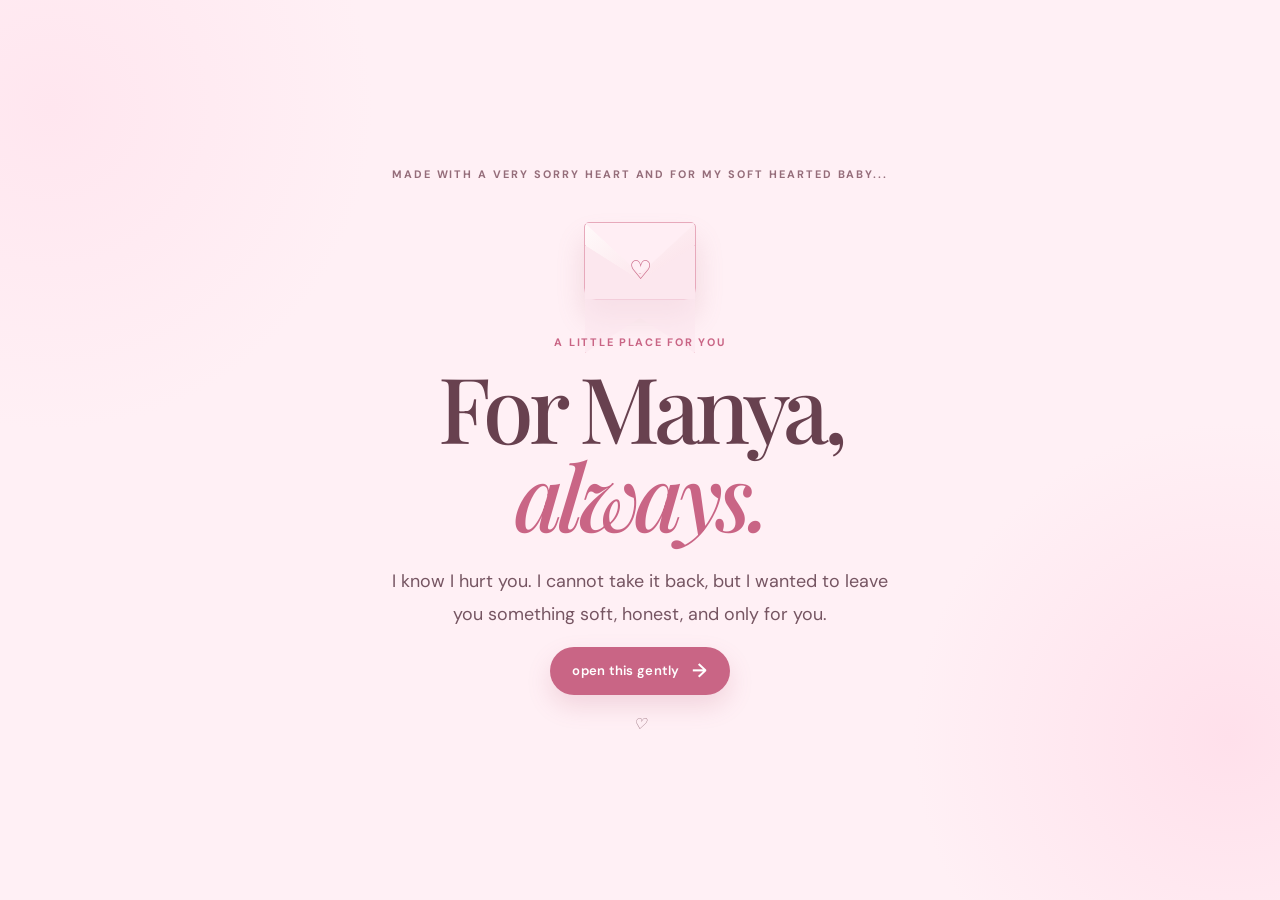
<file: index.html>
<!doctype html>
<html lang="en">
  <head>
    <meta charset="UTF-8" />
    <meta name="viewport" content="width=device-width, initial-scale=1.0" />
    <meta name="theme-color" content="#fff0f5" />
    <title>For Manya ♡</title>
    <link rel="preconnect" href="https://fonts.googleapis.com" />
    <link rel="preconnect" href="https://fonts.gstatic.com" crossorigin />
    <link href="https://fonts.googleapis.com/css2?family=DM+Sans:wght@400;500;600;700&family=Playfair+Display:ital,wght@0,500;0,600;1,500;1,600&display=swap" rel="stylesheet" />
    <link rel="stylesheet" href="style.css" />
  </head>
  <body class="home-page">
    <div class="page-glow glow-one"></div>
    <div class="page-glow glow-two"></div>
    <main class="home">
      <p class="tiny-top">made with a very sorry heart and for my soft hearted baby...</p>
      <div class="hero-envelope" aria-hidden="true">
        <span class="envelope-flap"></span><span class="heart-seal">♡</span>
      </div>
      <p class="eyebrow">a little place for you</p>
      <h1>For Manya,<br /><em>always.</em></h1>
      <p class="home-copy">I know I hurt you. I cannot take it back, but I wanted to leave you something soft, honest, and only for you.</p>
      <a class="button button-primary" href="sorry.html">open this gently <span>→</span></a>
      <p class="quiet-note"> ♡</p>
    </main>
    <script src="script.js"></script>
  </body>
</html>
</file>
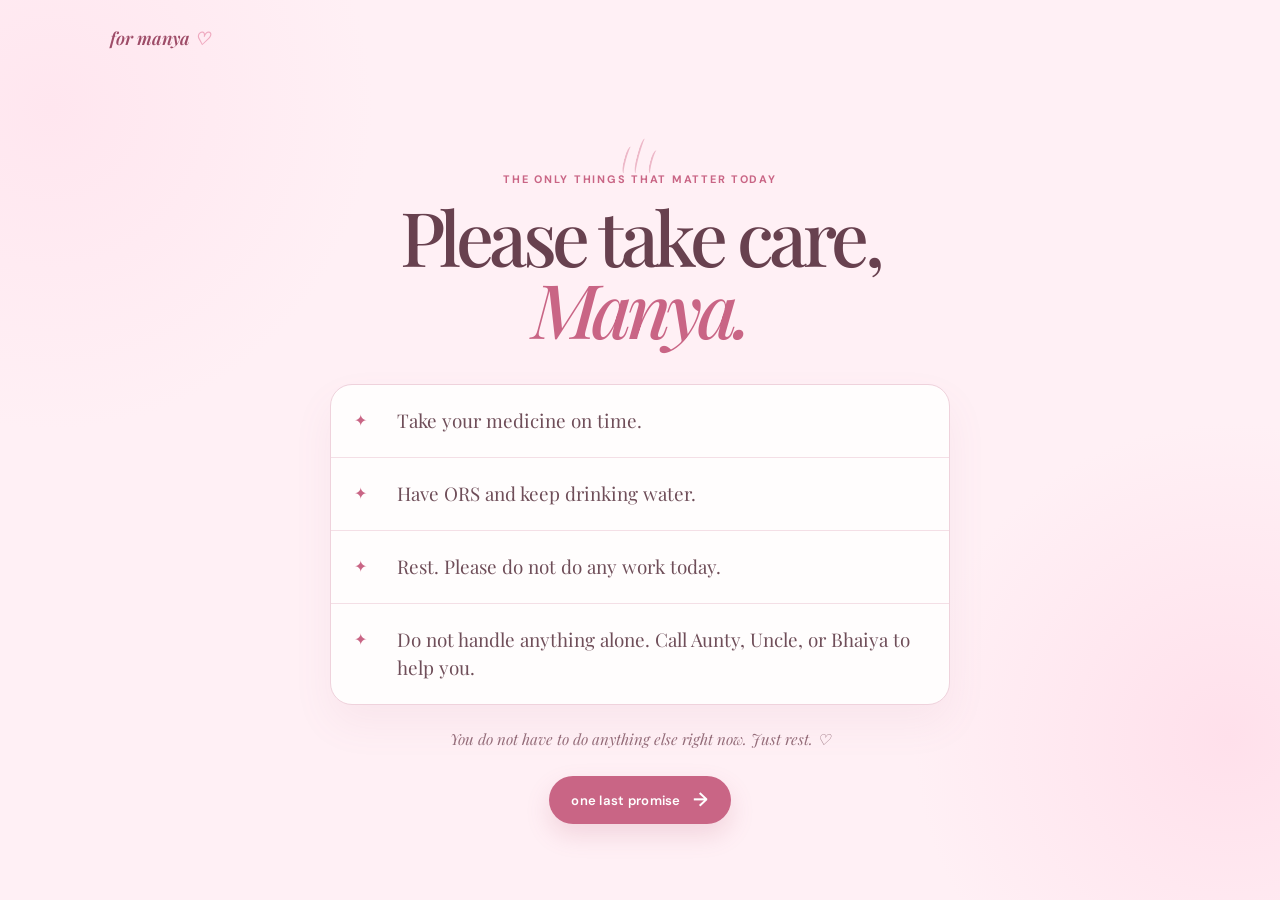
<file: care.html>
<!doctype html>
<html lang="en">
  <head>
    <meta charset="UTF-8" />
    <meta name="viewport" content="width=device-width, initial-scale=1.0" />
    <meta name="theme-color" content="#fff0f5" />
    <title>Please take care, Manya</title>
    <link rel="preconnect" href="https://fonts.googleapis.com" />
    <link rel="preconnect" href="https://fonts.gstatic.com" crossorigin />
    <link href="https://fonts.googleapis.com/css2?family=DM+Sans:wght@400;500;600;700&family=Playfair+Display:ital,wght@0,500;0,600;1,500;1,600&display=swap" rel="stylesheet" />
    <link rel="stylesheet" href="style.css" />
  </head>
  <body>
    <nav class="top-nav"><a href="index.html" class="brand">for manya <span>♡</span></a></nav>
    <main class="page-wrap care-page">
      <div class="tea-steam" aria-hidden="true"><i></i><i></i><i></i></div>
      <p class="eyebrow">the only things that matter today</p>
      <h1>Please take care,<br /><em>Manya.</em></h1>
      <section class="care-card" aria-label="Care reminders">
        <p><span class="care-icon">✦</span><span>Take your medicine on time.</span></p>
        <p><span class="care-icon">✦</span><span>Have ORS and keep drinking water.</span></p>
        <p><span class="care-icon">✦</span><span>Rest. Please do not do any work today.</span></p>
        <p><span class="care-icon">✦</span><span>Do not handle anything alone. Call Aunty, Uncle, or Bhaiya to help you.</span></p>
      </section>
      <p class="little-reminder">You do not have to do anything else right now. Just rest. ♡</p>
      <a class="button button-primary" href="promise.html">one last promise <span>→</span></a>
    </main>
    <script src="script.js"></script>
  </body>
</html>
</file>
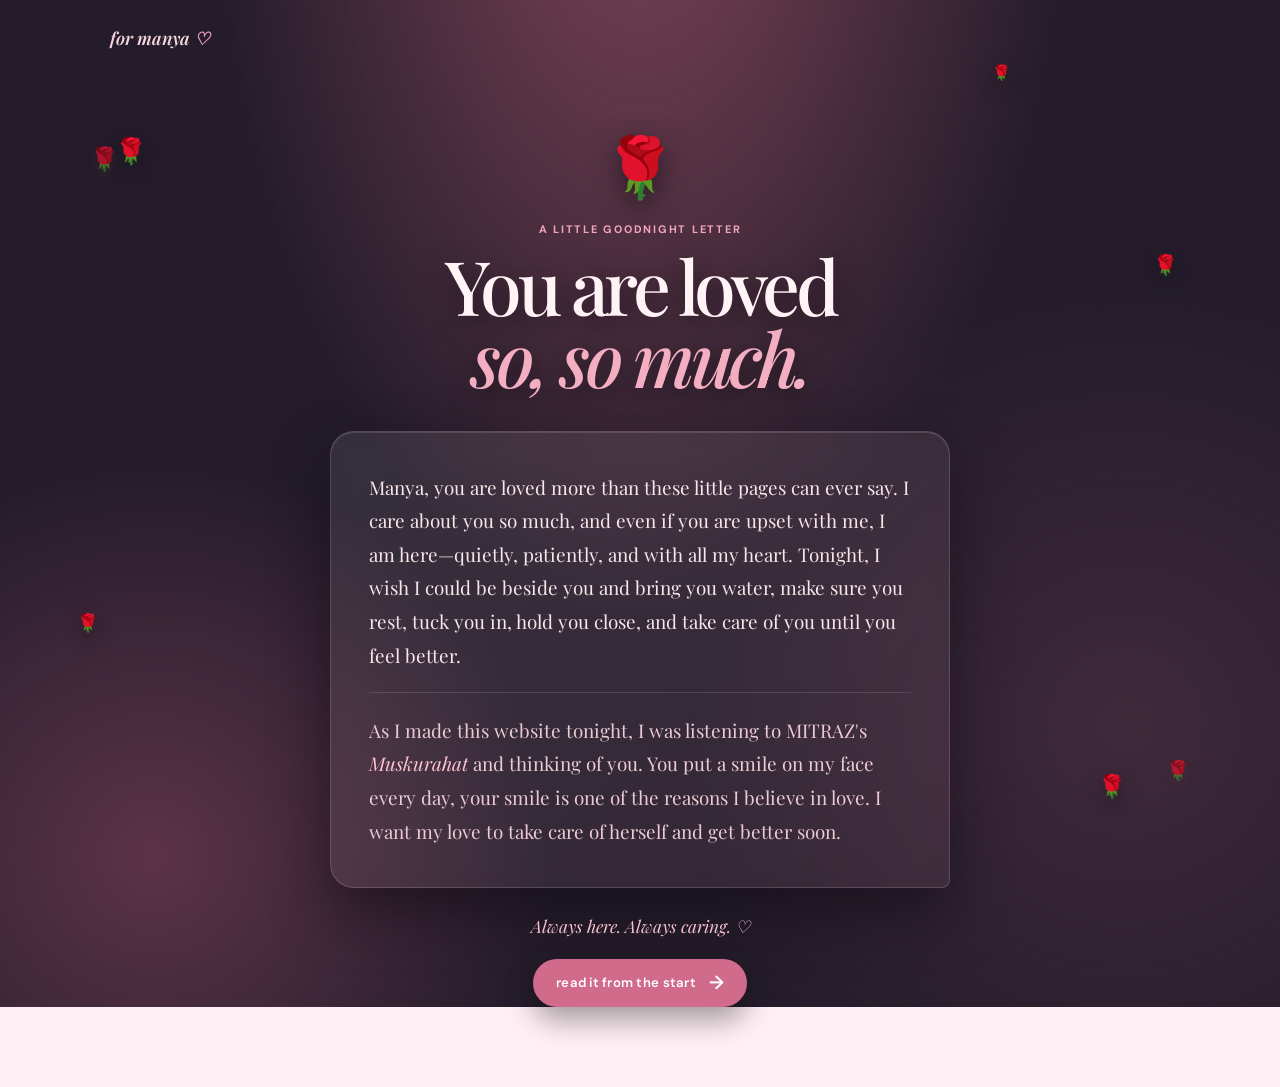
<file: ending.html>
<!doctype html>
<html lang="en">
  <head>
    <meta charset="UTF-8" />
    <meta name="viewport" content="width=device-width, initial-scale=1.0" />
    <meta name="theme-color" content="#fff0f5" />
    <title>You are loved, Manya</title>
    <link rel="preconnect" href="https://fonts.googleapis.com" />
    <link rel="preconnect" href="https://fonts.gstatic.com" crossorigin />
    <link href="https://fonts.googleapis.com/css2?family=DM+Sans:wght@400;500;600;700&family=Playfair+Display:ital,wght@0,500;0,600;1,500;1,600&display=swap" rel="stylesheet" />
    <link rel="stylesheet" href="style.css" />
  </head>
  <body class="ending-body">
    <div class="rose-scatter" aria-hidden="true"><i>🌹</i><i>🌹</i><i>🌹</i><i>🌹</i><i>🌹</i></div>
    <nav class="top-nav"><a href="index.html" class="brand">for manya <span>♡</span></a></nav>
    <main class="page-wrap ending-page">
      <div class="night-rose" aria-hidden="true">🌹</div>
      <p class="eyebrow">a little goodnight letter</p>
      <h1>You are loved<br /><em>so, so much.</em></h1>

      <section class="night-letter" aria-label="A final love note">
        <p>Manya, you are loved more than these little pages can ever say. I care about you so much, and even if you are upset with me, I am here—quietly, patiently, and with all my heart. Tonight, I wish I could be beside you and bring you water, make sure you rest, tuck you in, hold you close, and take care of you until you feel better.</p>
        <p>As I made this website tonight, I was listening to MITRAZ's <em>Muskurahat</em> and thinking of you. You put a smile on my face every day, your smile is one of the reasons I believe in love. I want my love to take care of herself and get better soon.</p>
      </section>

      <p class="ending-signoff">Always here. Always caring. <span>♡</span></p>
      <a class="button button-primary" href="index.html">read it from the start <span>→</span></a>
    </main>
    <script src="script.js"></script>
  </body>
</html>
</file>
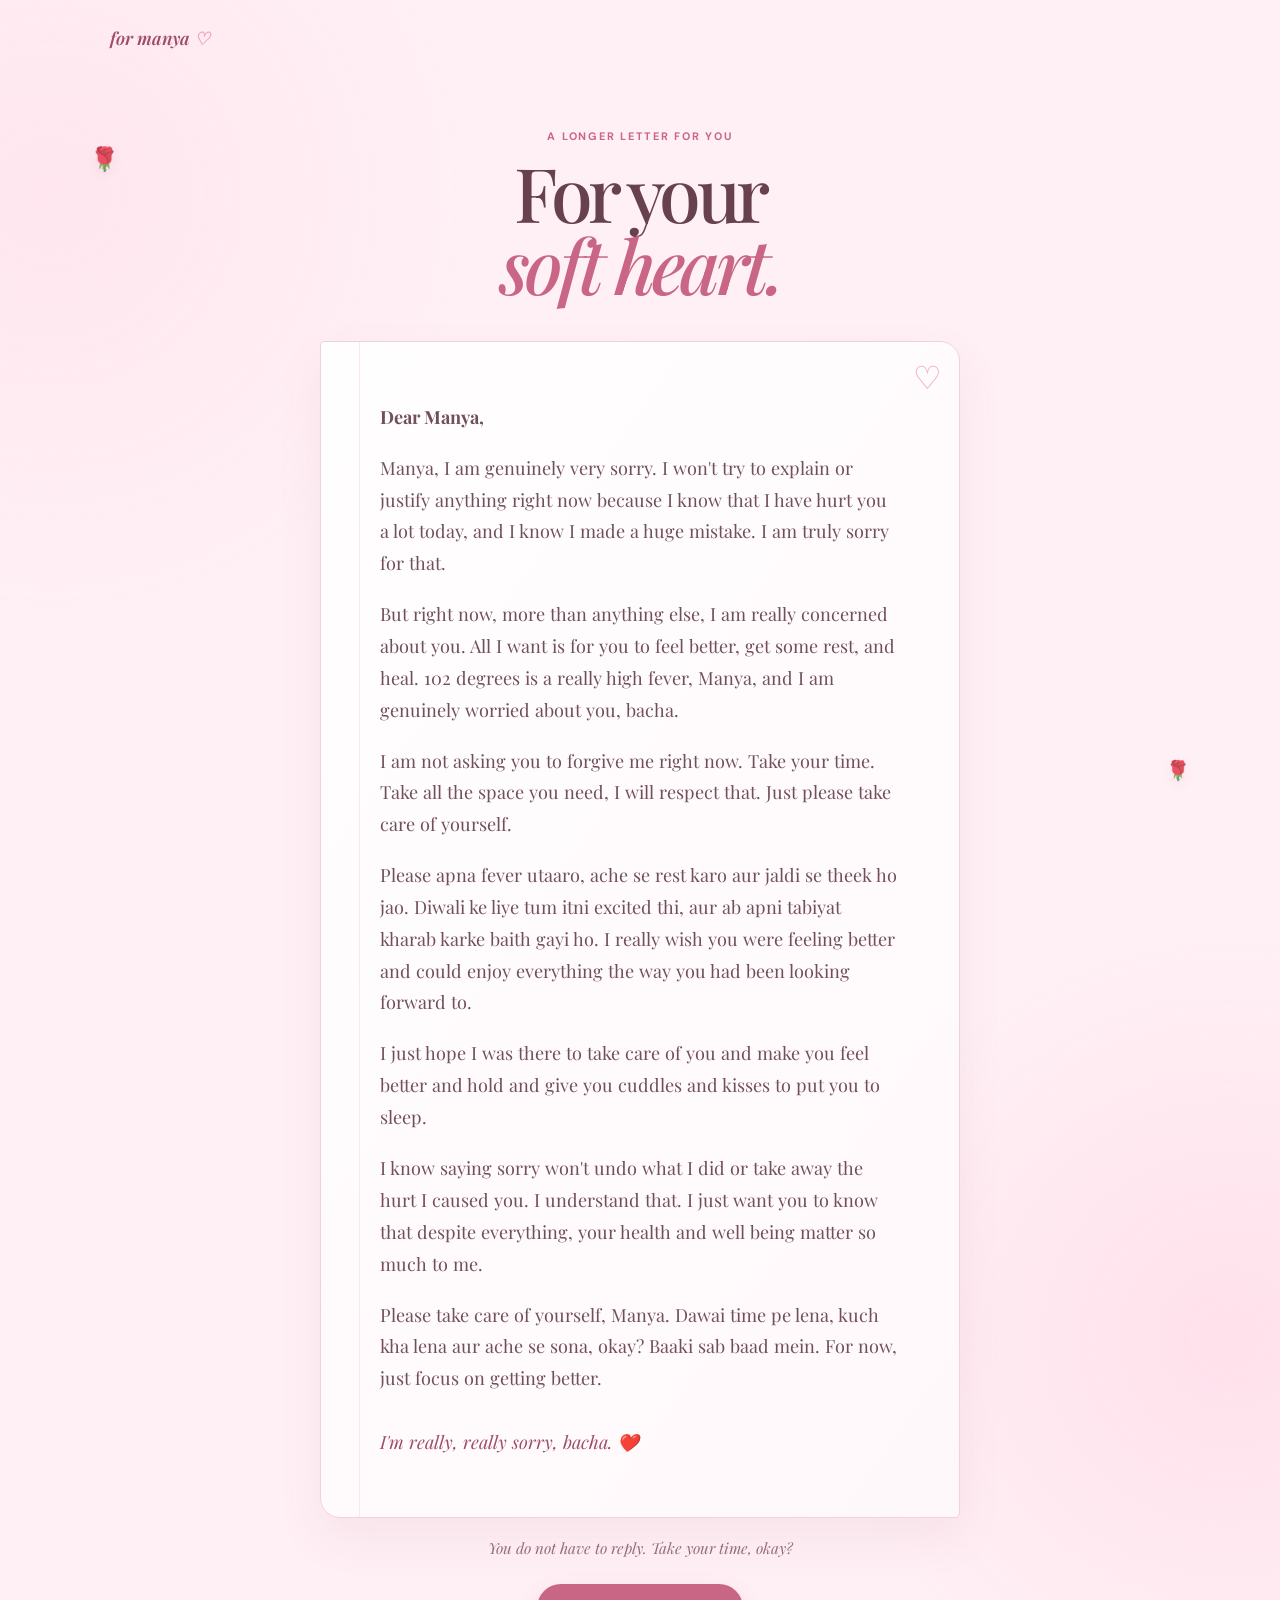
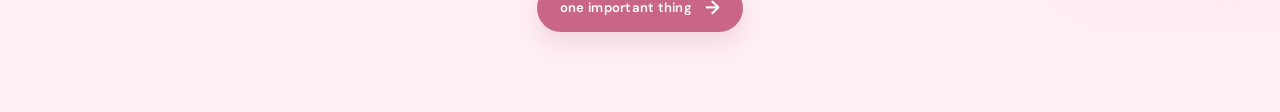
<file: letter.html>
<!doctype html>
<html lang="en">
  <head>
    <meta charset="UTF-8" />
    <meta name="viewport" content="width=device-width, initial-scale=1.0" />
    <meta name="theme-color" content="#fff0f5" />
    <title>Little letters for Manya</title>
    <link rel="preconnect" href="https://fonts.googleapis.com" />
    <link rel="preconnect" href="https://fonts.gstatic.com" crossorigin />
    <link href="https://fonts.googleapis.com/css2?family=DM+Sans:wght@400;500;600;700&family=Playfair+Display:ital,wght@0,500;0,600;1,500;1,600&display=swap" rel="stylesheet" />
    <link rel="stylesheet" href="style.css" />
  </head>
  <body>
    <nav class="top-nav"><a href="index.html" class="brand">for manya <span>♡</span></a></nav>
    <main class="page-wrap letter-page">
      <p class="eyebrow">a longer letter for you</p>
      <h1>For your<br /><em>soft heart.</em></h1>
      <article class="letter-card">
        <span class="card-heart" aria-hidden="true">♡</span>
        <p><strong>Dear Manya,</strong></p>
        <p>Manya, I am genuinely very sorry. I won't try to explain or justify anything right now because I know that I have hurt you a lot today, and I know I made a huge mistake. I am truly sorry for that.</p>
        <p>But right now, more than anything else, I am really concerned about you. All I want is for you to feel better, get some rest, and heal. 102 degrees is a really high fever, Manya, and I am genuinely worried about you, bacha.</p>
        <p>I am not asking you to forgive me right now. Take your time. Take all the space you need, I will respect that. Just please take care of yourself.</p>
        <p>Please apna fever utaaro, ache se rest karo aur jaldi se theek ho jao. Diwali ke liye tum itni excited thi, aur ab apni tabiyat kharab karke baith gayi ho. I really wish you were feeling better and could enjoy everything the way you had been looking forward to.</p>
        <p>I just hope I was there to take care of you and make you feel better and hold and give you cuddles and kisses to put you to sleep.</p>
        <p>I know saying sorry won't undo what I did or take away the hurt I caused you. I understand that. I just want you to know that despite everything, your health and well being matter so much to me.</p>
        <p>Please take care of yourself, Manya. Dawai time pe lena, kuch kha lena aur ache se sona, okay? Baaki sab baad mein. For now, just focus on getting better.</p>
        <p class="signature">I'm really, really sorry, bacha. <span>❤️</span></p>
      </article>
      <p class="below-card">You do not have to reply. Take your time, okay?</p>
      <a class="button button-primary" href="care.html">one important thing <span>→</span></a>
    </main>
    <script src="script.js"></script>
  </body>
</html>
</file>
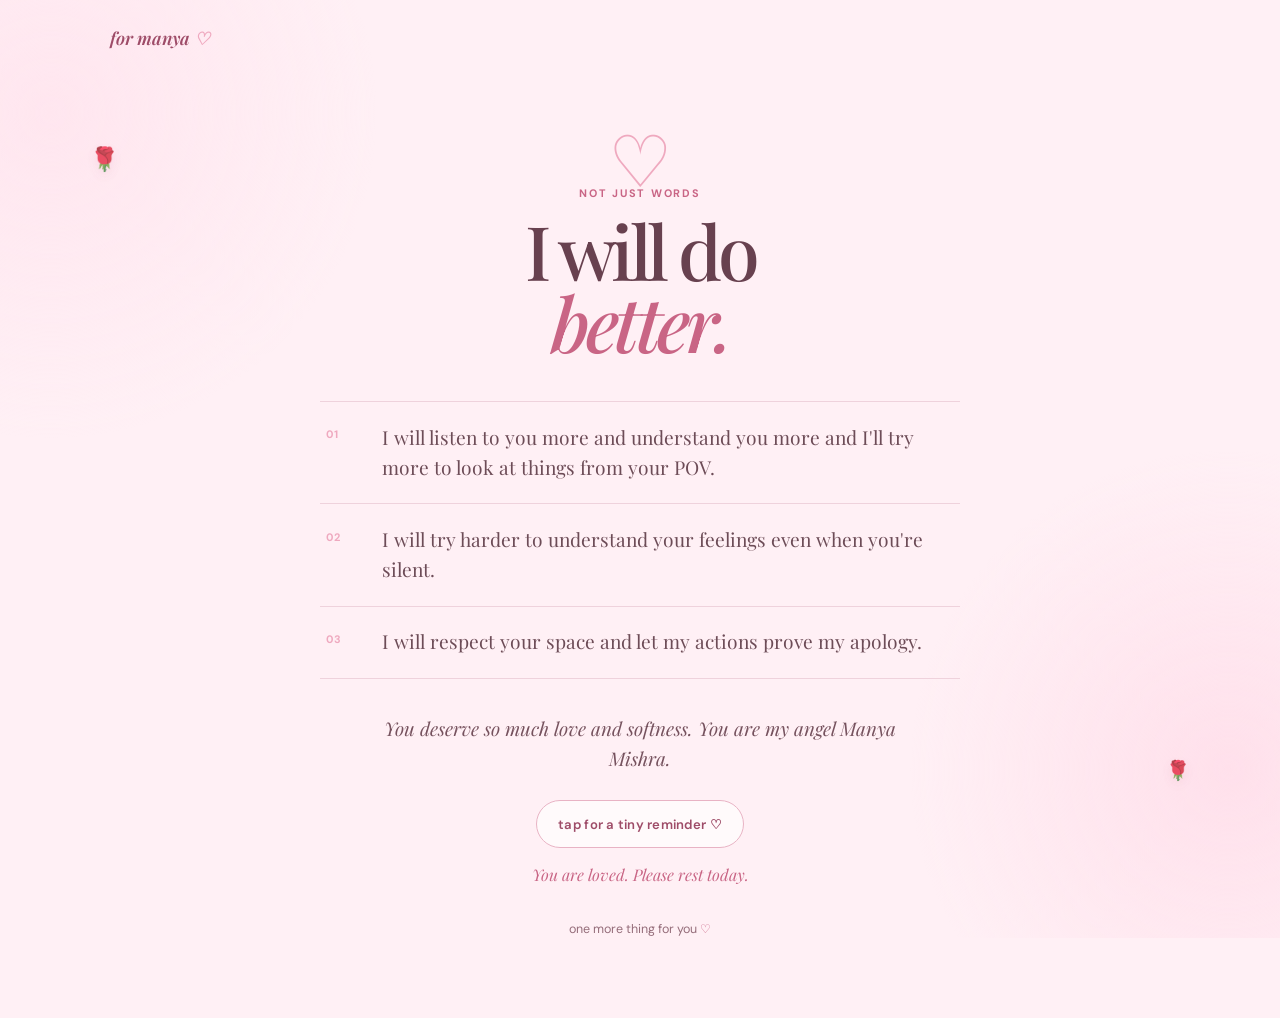
<file: promise.html>
<!doctype html>
<html lang="en">
  <head>
    <meta charset="UTF-8" />
    <meta name="viewport" content="width=device-width, initial-scale=1.0" />
    <meta name="theme-color" content="#fff0f5" />
    <title>A promise for Manya</title>
    <link rel="preconnect" href="https://fonts.googleapis.com" />
    <link rel="preconnect" href="https://fonts.gstatic.com" crossorigin />
    <link href="https://fonts.googleapis.com/css2?family=DM+Sans:wght@400;500;600;700&family=Playfair+Display:ital,wght@0,500;0,600;1,500;1,600&display=swap" rel="stylesheet" />
    <link rel="stylesheet" href="style.css" />
  </head>
  <body class="promise-body">
    <nav class="top-nav"><a href="index.html" class="brand">for manya <span>♡</span></a></nav>
    <main class="page-wrap promise-page">
      <div class="promise-heart" aria-hidden="true">♡</div>
      <p class="eyebrow">not just words</p>
      <h1>I will do<br /><em>better.</em></h1>
      <section class="promise-list" aria-label="Promises">
        <div><b>01</b><p>I will listen to you more and understand you more and I'll try more to look at things from your POV.</p></div>
        <div><b>02</b><p>I will try harder to understand your feelings even when you're silent.</p></div>
        <div><b>03</b><p>I will respect your space and let my actions prove my apology.</p></div>
      </section>
      <p class="closing">You deserve so much love and softness. You are my angel Manya Mishra.</p>
      <button class="button button-outline" type="button" data-kind-note>tap for a tiny reminder ♡</button>
      <p class="kind-note" aria-live="polite">You are loved. Please rest today.</p>
      <a class="back-link" href="ending.html">one more thing for you <span>♡</span></a>
    </main>
    <script src="script.js"></script>
  </body>
</html>
</file>
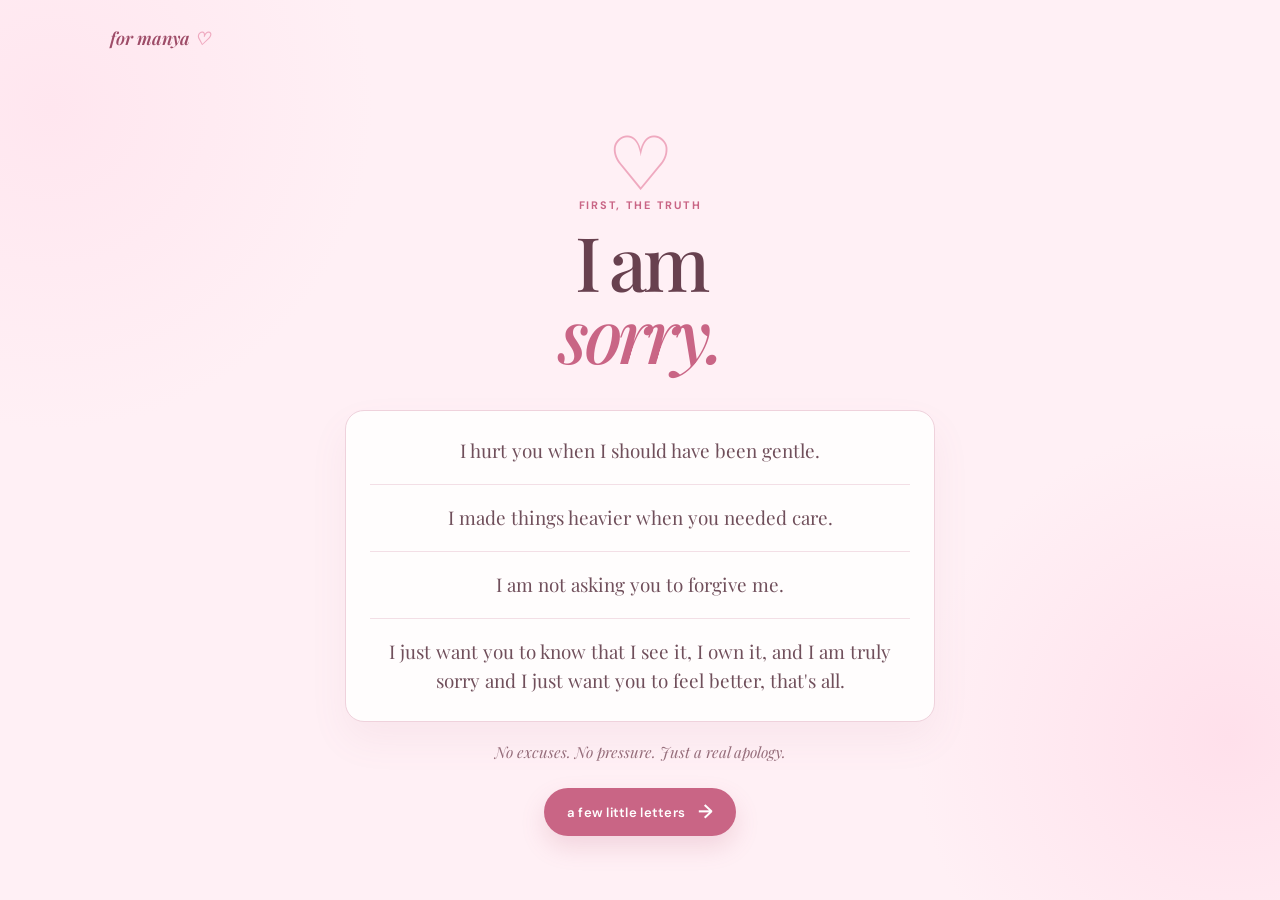
<file: sorry.html>
<!doctype html>
<html lang="en">
  <head>
    <meta charset="UTF-8" />
    <meta name="viewport" content="width=device-width, initial-scale=1.0" />
    <meta name="theme-color" content="#fff0f5" />
    <title>I am sorry, Manya</title>
    <link rel="preconnect" href="https://fonts.googleapis.com" />
    <link rel="preconnect" href="https://fonts.gstatic.com" crossorigin />
    <link href="https://fonts.googleapis.com/css2?family=DM+Sans:wght@400;500;600;700&family=Playfair+Display:ital,wght@0,500;0,600;1,500;1,600&display=swap" rel="stylesheet" />
    <link rel="stylesheet" href="style.css" />
  </head>
  <body>
    <nav class="top-nav"><a href="index.html" class="brand">for manya <span>♡</span></a></nav>
    <main class="page-wrap sorry-page">
      <div class="sorry-heart" aria-hidden="true">♡</div>
      <p class="eyebrow">first, the truth</p>
      <h1>I am<br /><em>sorry.</em></h1>
      <section class="sorry-card" aria-label="Apology">
        <p>I hurt you when I should have been gentle.</p>
        <p>I made things heavier when you needed care.</p>
        <p>I am not asking you to forgive me.</p>
        <p>I just want you to know that I see it, I own it, and I am truly sorry and I just want you to feel better, that's all.</p>
      </section>
      <p class="below-card">No excuses. No pressure. Just a real apology.</p>
      <a class="button button-primary" href="letter.html">a few little letters <span>→</span></a>
    </main>
    <script src="script.js"></script>
  </body>
</html>
</file>
<file: style.css>
:root {
  --pink-0: #fffafc;
  --pink-1: #fff0f5;
  --pink-2: #fbdce7;
  --pink-3: #efa9bf;
  --rose: #c96585;
  --rose-dark: #9e4c68;
  --ink: #68414f;
  --muted: #956d7a;
  --line: #efd2dc;
  --paper: #fffdfd;
}

* { box-sizing: border-box; }
html { min-height: 100%; background: var(--pink-1); }
body {
  min-height: 100vh;
  margin: 0;
  color: var(--ink);
  background: radial-gradient(circle at 4% 12%, #ffe6ef 0, transparent 22%), radial-gradient(circle at 96% 82%, #ffe0eb 0, transparent 22%), var(--pink-1);
  font-family: "DM Sans", sans-serif;
  animation: pageIn .75s cubic-bezier(.2,.8,.2,1) both;
}
body::selection { color: var(--rose-dark); background: #f7c9d8; }

.home-page { display: grid; min-height: 100vh; place-items: center; overflow: hidden; }
.page-glow { position: fixed; z-index: -1; width: 26rem; aspect-ratio: 1; border-radius: 50%; filter: blur(3px); opacity: .56; animation: drift 13s ease-in-out infinite alternate; }
.glow-one { top: -12rem; left: -11rem; background: #ffd7e4; }
.glow-two { right: -13rem; bottom: -13rem; background: #f7c9da; animation-delay: -6s; }

.home { width: min(100% - 2.5rem, 680px); padding: 4rem 0; text-align: center; }
.home > * { animation: riseIn .75s cubic-bezier(.2,.8,.2,1) both; }
.home > :nth-child(1) { animation-delay: .05s; }.home > :nth-child(2) { animation-delay: .14s; }.home > :nth-child(3) { animation-delay: .22s; }.home > :nth-child(4) { animation-delay: .3s; }.home > :nth-child(5) { animation-delay: .39s; }.home > :nth-child(6) { animation-delay: .48s; }.home > :nth-child(7) { animation-delay: .57s; }
.tiny-top { margin: 0 0 2.6rem; color: var(--muted); font-size: .68rem; font-weight: 700; letter-spacing: .18em; text-transform: uppercase; }
.eyebrow { margin: 0 0 .85rem; color: var(--rose); font-size: .68rem; font-weight: 700; letter-spacing: .16em; text-transform: uppercase; }
h1 { margin: 0; color: var(--ink); font-family: "Playfair Display", serif; font-size: clamp(3rem, 8vw, 5.7rem); font-weight: 500; letter-spacing: -.06em; line-height: .96; text-wrap: balance; }
h1 em { color: var(--rose); font-weight: 500; }
.home-copy { width: min(100%, 530px); margin: 1.7rem auto 1.05rem; color: #765562; font-size: clamp(1rem, 2vw, 1.12rem); line-height: 1.8; }
.quiet-note, .below-card, .little-reminder { color: var(--muted); font-family: "Playfair Display", serif; font-size: .95rem; font-style: italic; }
.quiet-note { margin: 1.15rem 0 0; }

.hero-envelope { position: relative; width: 112px; height: 78px; margin: 0 auto 2.2rem; border: 1px solid #e7a9bb; border-radius: 5px 5px 12px 12px; background: linear-gradient(145deg, #fffafa, #fbdce6); box-shadow: 0 18px 28px #b76c8333; transform: rotate(-2deg); }
.hero-envelope::before, .hero-envelope::after { position: absolute; inset: auto 0 0; content: ""; height: 53px; border-top: 1px solid #e9adbd; background: #fce7ee; clip-path: polygon(0 0, 50% 65%, 100% 0, 100% 100%, 0 100%); }
.hero-envelope::after { opacity: .6; transform: scaleY(-1); transform-origin: center bottom; }
.envelope-flap { position: absolute; z-index: 2; top: 0; left: 0; width: 100%; height: 51px; border-bottom: 1px solid #e9adbd; background: #ffeef4; clip-path: polygon(0 0, 100% 0, 50% 100%); transform-origin: top; animation: flap 3.8s ease-in-out infinite; }
.heart-seal { position: absolute; z-index: 3; top: 27px; left: 50%; color: var(--rose); font-family: "Playfair Display", serif; font-size: 1.65rem; transform: translateX(-50%); }

.button { display: inline-flex; align-items: center; justify-content: center; gap: .8rem; position: relative; overflow: hidden; border: 1px solid transparent; border-radius: 999px; padding: .92rem 1.35rem; cursor: pointer; font: 600 .82rem "DM Sans", sans-serif; letter-spacing: .02em; text-decoration: none; transition: transform .25s cubic-bezier(.2,.8,.2,1), box-shadow .25s ease, background .25s ease, border-color .25s ease; }
.button::before { position: absolute; inset: 0; background: linear-gradient(105deg, transparent 25%, #ffffff55 48%, transparent 70%); content: ""; transform: translateX(-130%); transition: transform .55s ease; }.button:hover::before, .button:focus-visible::before { transform: translateX(130%); }
.button:hover, .button:focus-visible { outline: none; transform: translateY(-3px) scale(1.015); }
.button:active { transform: translateY(0) scale(.98); }
.button-primary { color: white; background: var(--rose); box-shadow: 0 11px 25px #b657742d; }.button-primary:hover, .button-primary:focus-visible { background: var(--rose-dark); box-shadow: 0 15px 31px #9e4c6840; }.button-primary span { font-size: 1.2rem; line-height: .6; transition: transform .25s ease; }.button-primary:hover span, .button-primary:focus-visible span { transform: translateX(3px); }
.button-outline { color: var(--rose-dark); border-color: #e8b3c4; background: #fffafb; }.button-outline:hover, .button-outline:focus-visible { background: #fff1f5; }

.top-nav { display: flex; width: min(100% - 3rem, 1060px); margin: 0 auto; padding: 1.65rem 0; align-items: center; justify-content: space-between; color: var(--muted); font-size: .68rem; font-weight: 700; letter-spacing: .14em; text-transform: uppercase; animation: navIn .65s ease-out both; }
.brand { color: var(--rose-dark); font-family: "Playfair Display", serif; font-size: 1.1rem; font-style: italic; font-weight: 600; letter-spacing: 0; text-decoration: none; text-transform: none; transition: color .2s ease, transform .2s ease; }.brand:hover, .brand:focus-visible { color: #bd5c7b; outline: none; transform: translateY(-1px); }
.brand span { color: var(--pink-3); }
.page-wrap { width: min(100% - 3rem, 760px); margin: 3.3rem auto 5rem; text-align: center; }.page-wrap > .eyebrow, .page-wrap > h1, .page-wrap > .letter-card, .page-wrap > .sorry-card, .page-wrap > .care-card, .page-wrap > .promise-list, .page-wrap > .below-card, .page-wrap > .little-reminder, .page-wrap > .closing, .page-wrap > .button, .page-wrap > .kind-note, .page-wrap > .back-link { animation: riseIn .7s cubic-bezier(.2,.8,.2,1) both; }.page-wrap > .eyebrow { animation-delay: .08s; }.page-wrap > h1 { animation-delay: .16s; }.page-wrap > .letter-card, .page-wrap > .sorry-card, .page-wrap > .care-card, .page-wrap > .promise-list { animation-delay: .28s; }.page-wrap > .below-card, .page-wrap > .little-reminder, .page-wrap > .closing { animation-delay: .4s; }.page-wrap > .button, .page-wrap > .kind-note, .page-wrap > .back-link { animation-delay: .52s; }
.page-wrap > h1 { font-size: clamp(2.8rem, 7vw, 4.7rem); }

.letter-card { position: relative; max-width: 640px; margin: 2.5rem auto 1.25rem; padding: clamp(2.1rem, 5vw, 3.7rem); overflow: hidden; border: 1px solid var(--line); border-radius: 4px 20px 5px 20px; background: linear-gradient(125deg, #fffefe, #fff8fa); box-shadow: 0 20px 45px #a9667b17; text-align: left; transition: transform .35s cubic-bezier(.2,.8,.2,1), box-shadow .35s ease; }.letter-card:hover { transform: translateY(-5px) rotate(.15deg); box-shadow: 0 26px 54px #a9667b22; }
.letter-card::before { position: absolute; top: 0; left: 2.4rem; width: 1px; height: 100%; background: #fae6ed; content: ""; }
.letter-card p { position: relative; margin: 0 0 1.2rem; color: #704f5b; font-family: "Playfair Display", serif; font-size: clamp(1.02rem, 2vw, 1.13rem); line-height: 1.76; }
.letter-card .signature { margin: 2rem 0 0; color: var(--rose-dark); font-style: italic; }
.letter-card .signature span { font-size: 1.1rem; }
.card-heart { position: absolute; top: .75rem; right: 1.05rem; color: #e9a7bb; font-family: "Playfair Display", serif; font-size: 2rem; }
.below-card { margin: 0 0 1.6rem; }
.sorry-page { max-width: 680px; }.sorry-heart { margin-bottom: .55rem; color: var(--pink-3); font-family: "Playfair Display", serif; font-size: 4.7rem; line-height: .8; animation: pulse 3s ease-in-out infinite; }.sorry-card { max-width: 590px; margin: 2.5rem auto 1.25rem; padding: .45rem 1.5rem; border: 1px solid var(--line); border-radius: 19px; background: #fffdfd; box-shadow: 0 18px 38px #a9667b12; transition: transform .3s cubic-bezier(.2,.8,.2,1), box-shadow .3s ease; }.sorry-card:hover { transform: translateY(-5px); box-shadow: 0 25px 50px #a9667b20; }.sorry-card p { margin: 0; padding: 1.15rem .2rem; border-bottom: 1px solid #f3dfe6; color: #704f5b; font-family: "Playfair Display", serif; font-size: clamp(1.03rem, 2vw, 1.18rem); line-height: 1.55; transition: color .2s ease, padding-left .25s ease; }.sorry-card p:hover { padding-left: .55rem; color: var(--rose-dark); }.sorry-card p:last-child { border: 0; }

.care-page { max-width: 700px; }
.tea-steam { display: flex; width: 60px; height: 45px; margin: 0 auto -.1rem; align-items: flex-end; justify-content: center; gap: 6px; }
.tea-steam i { display: block; width: 7px; height: 28px; border-left: 2px solid #e6a1b6; border-radius: 50%; opacity: .7; transform: rotate(15deg); animation: steam 3s ease-in-out infinite; }
.tea-steam i:nth-child(2) { height: 36px; animation-delay: -.8s; }.tea-steam i:nth-child(3) { height: 24px; animation-delay: -1.6s; }
.care-card { max-width: 620px; margin: 2.5rem auto 1.5rem; border: 1px solid var(--line); border-radius: 22px; overflow: hidden; background: #fffdfd; box-shadow: 0 19px 40px #a9667b12; text-align: left; transition: transform .3s cubic-bezier(.2,.8,.2,1), box-shadow .3s ease; }.care-card:hover { transform: translateY(-5px); box-shadow: 0 26px 53px #a9667b20; }
.care-card p { display: grid; grid-template-columns: 2.1rem 1fr; gap: .6rem; align-items: start; margin: 0; padding: 1.35rem 1.45rem; border-bottom: 1px solid #f4dfe6; color: #6f4e59; font-family: "Playfair Display", serif; font-size: clamp(1rem, 2vw, 1.18rem); line-height: 1.5; transition: background .25s ease, padding-left .25s ease; }.care-card p:hover { padding-left: 1.7rem; background: #fff7fa; }
.care-card p:last-child { border-bottom: 0; }.care-icon { color: var(--rose); font-family: "DM Sans", sans-serif; font-size: 1rem; line-height: 1.8; transition: transform .25s ease, color .25s ease; }.care-card p:hover .care-icon { color: var(--rose-dark); transform: rotate(18deg) scale(1.25); }
.little-reminder { margin: 0 0 1.7rem; }

.promise-heart { color: var(--pink-3); font-family: "Playfair Display", serif; font-size: 4.5rem; line-height: .8; animation: pulse 3s ease-in-out infinite; }
.promise-list { max-width: 640px; margin: 2.7rem auto 2.2rem; border-top: 1px solid var(--line); text-align: left; }.promise-list div { display: grid; grid-template-columns: 2.7rem 1fr; gap: .8rem; padding: 1.3rem .4rem; border-bottom: 1px solid var(--line); transition: transform .25s ease, background .25s ease; }.promise-list div:hover { background: #fff7fa; transform: translateX(7px); }.promise-list b { padding-top: .27rem; color: var(--pink-3); font-size: .68rem; letter-spacing: .08em; transition: color .25s ease; }.promise-list div:hover b { color: var(--rose-dark); }.promise-list p { margin: 0; color: #6d4c57; font-family: "Playfair Display", serif; font-size: clamp(1.03rem, 2vw, 1.2rem); line-height: 1.55; }
.closing { max-width: 520px; margin: 0 auto 1.6rem; color: #76525e; font-family: "Playfair Display", serif; font-size: 1.18rem; font-style: italic; line-height: 1.6; }.kind-note { min-height: 1.5rem; margin: 1rem 0 1.8rem; color: var(--rose); font-family: "Playfair Display", serif; font-style: italic; }.back-link { color: var(--muted); font-size: .78rem; text-decoration: none; transition: color .2s ease; }.back-link:hover, .back-link:focus-visible { color: var(--rose-dark); outline: none; }.back-link span { color: var(--rose); transition: transform .2s ease; }.back-link:hover span { display: inline-block; transform: scale(1.25); }

.ending-body { overflow-x: hidden; background: radial-gradient(circle at 14% 22%, #ffe4ee 0, transparent 22%), radial-gradient(circle at 82% 76%, #ffdce9 0, transparent 25%), #fff3f7; }.ending-page { position: relative; max-width: 720px; }.ending-page > * { animation: riseIn .75s cubic-bezier(.2,.8,.2,1) both; }.ending-page > :nth-child(1) { animation-delay: .08s; }.ending-page > :nth-child(2) { animation-delay: .15s; }.ending-page > :nth-child(3) { animation-delay: .23s; }.ending-page > :nth-child(4) { animation-delay: .34s; }.ending-page > :nth-child(5) { animation-delay: .45s; }.ending-page > :nth-child(6) { animation-delay: .54s; }.ending-page > :nth-child(7) { animation-delay: .64s; }.ending-page > :nth-child(8) { animation-delay: .73s; }.ending-page > :nth-child(9) { animation-delay: .82s; }
.love-orbit { position: relative; width: 102px; height: 102px; margin: 0 auto 1rem; border: 1px solid #f0c5d2; border-radius: 50%; background: #fff8fa; box-shadow: inset 0 0 0 11px #fff1f6, 0 12px 29px #c0678120; animation: floatHeart 4s ease-in-out infinite; }.love-orbit span, .love-orbit i, .love-orbit b { position: absolute; display: grid; width: 28px; height: 28px; place-items: center; border-radius: 50%; color: var(--rose); background: #fffafb; box-shadow: 0 5px 12px #b9607920; font-family: "Playfair Display", serif; font-style: normal; }.love-orbit span { top: 11px; left: 16px; font-size: 1.25rem; }.love-orbit i { right: 8px; bottom: 18px; color: #e18ca9; font-size: 1rem; }.love-orbit b { right: 2px; top: 8px; color: #db86a2; font-family: "DM Sans", sans-serif; font-size: .75rem; animation: tinyTwinkle 2.3s ease-in-out infinite; }
.love-note { max-width: 620px; margin: 2.35rem auto 1.25rem; padding: 1.7rem clamp(1.35rem, 4vw, 2.3rem); border: 1px solid #efceda; border-radius: 24px 24px 8px 24px; background: linear-gradient(140deg, #fffefe, #fff7fa); box-shadow: 0 20px 46px #a9667b18; text-align: left; transition: transform .35s cubic-bezier(.2,.8,.2,1), box-shadow .35s ease; }.love-note:hover { transform: translateY(-6px) rotate(-.15deg); box-shadow: 0 28px 55px #a9667b25; }.love-note p { margin: 0; padding: 1rem 0; border-bottom: 1px solid #f4dfe6; color: #704f5b; font-family: "Playfair Display", serif; font-size: clamp(1.03rem, 2vw, 1.16rem); line-height: 1.68; }.love-note p:last-child { border: 0; }
.music-card { display: grid; width: min(100%, 540px); grid-template-columns: 3.7rem 1fr auto; gap: 1rem; margin: 1.6rem auto .8rem; padding: 1rem 1.15rem; align-items: center; border: 1px solid #ecc1d0; border-radius: 18px; color: var(--ink); background: #fffafc; box-shadow: 0 12px 28px #a9667b14; cursor: pointer; text-align: left; transition: transform .28s cubic-bezier(.2,.8,.2,1), box-shadow .28s ease, background .28s ease; }.music-card:hover, .music-card:focus-visible { outline: none; background: #fff4f8; box-shadow: 0 18px 35px #a9667b22; transform: translateY(-4px) scale(1.012); }.music-disc { display: grid; width: 3.5rem; height: 3.5rem; place-items: center; border-radius: 50%; background: conic-gradient(#c76081, #f3a9bf, #9e4c68, #e889a7, #c76081); box-shadow: 0 6px 13px #a54e6929; animation: recordSpin 7s linear infinite; }.music-disc i { width: 1rem; height: 1rem; border: 3px solid #fce5ed; border-radius: 50%; background: var(--rose-dark); }.music-copy { display: grid; gap: .2rem; }.music-copy small { color: var(--muted); font-size: .58rem; font-weight: 700; letter-spacing: .12em; text-transform: uppercase; }.music-copy strong { color: var(--rose-dark); font-family: "Playfair Display", serif; font-size: 1.05rem; font-weight: 600; }.music-copy strong em { color: var(--muted); font-size: .8rem; font-weight: 500; }.music-copy > span { color: var(--muted); font-size: .71rem; }.sound-bars { display: flex; height: 22px; align-items: center; gap: 3px; }.sound-bars i { display: block; width: 3px; border-radius: 99px; background: var(--pink-3); animation: soundWave .85s ease-in-out infinite alternate; }.sound-bars i:nth-child(1) { height: 8px; }.sound-bars i:nth-child(2) { height: 18px; animation-delay: -.4s; }.sound-bars i:nth-child(3) { height: 12px; animation-delay: -.18s; }.sound-bars i:nth-child(4) { height: 6px; animation-delay: -.55s; }
.song-thought { min-height: 2.7rem; max-width: 500px; margin: 0 auto 1.7rem; color: var(--muted); font-family: "Playfair Display", serif; font-size: .96rem; font-style: italic; line-height: 1.5; }.song-thought em { color: var(--rose-dark); }.smile-note { max-width: 590px; margin: 0 auto 1.9rem; padding: 1.15rem 1.5rem; border: 1px dashed #e9b9c9; border-radius: 18px; color: #785360; background: #fffafa99; }.smile-note > span { color: var(--rose); font-size: 1.2rem; animation: tinyTwinkle 2.2s ease-in-out infinite; }.smile-note p { margin: .5rem 0; font-family: "Playfair Display", serif; font-size: 1.06rem; line-height: 1.58; }.ending-signoff { margin: 0 0 1.35rem; color: var(--rose-dark); font-family: "Playfair Display", serif; font-size: 1.08rem; font-style: italic; }.ending-signoff span { display: inline-block; animation: pulse 2.3s ease-in-out infinite; }
.ending-sparkles i { position: fixed; z-index: -1; display: block; width: 7px; height: 7px; border-radius: 50%; background: #edabc0; box-shadow: 0 0 0 5px #fff6f9; animation: floatSparkle 5s ease-in-out infinite; }.ending-sparkles i:nth-child(1) { top: 18%; left: 10%; }.ending-sparkles i:nth-child(2) { top: 38%; right: 8%; width: 5px; height: 5px; animation-delay: -1s; }.ending-sparkles i:nth-child(3) { top: 68%; left: 8%; width: 4px; height: 4px; animation-delay: -2.2s; }.ending-sparkles i:nth-child(4) { top: 80%; right: 15%; animation-delay: -3.4s; }.ending-sparkles i:nth-child(5) { top: 11%; right: 20%; width: 4px; height: 4px; animation-delay: -1.8s; }.ending-sparkles i:nth-child(6) { top: 52%; left: 4%; width: 5px; height: 5px; animation-delay: -4s; }
.tap-heart { position: fixed; z-index: 10; pointer-events: none; color: var(--rose); font-family: "Playfair Display", serif; font-size: 1.35rem; animation: heartBurst .85s cubic-bezier(.2,.8,.2,1) forwards; }

@keyframes pageIn { from { opacity: 0; } to { opacity: 1; } }
@keyframes riseIn { from { opacity: 0; transform: translateY(18px); } to { opacity: 1; transform: translateY(0); } }
@keyframes navIn { from { opacity: 0; transform: translateY(-10px); } to { opacity: 1; transform: translateY(0); } }
@keyframes drift { from { transform: translate3d(-10px, -4px, 0) scale(1); } to { transform: translate3d(22px, 14px, 0) scale(1.08); } }
@keyframes flap { 0%, 100% { transform: rotateX(0); } 50% { transform: rotateX(25deg); } }
@keyframes steam { 0%, 100% { opacity: .25; transform: translateY(5px) rotate(15deg); } 50% { opacity: .8; transform: translateY(-6px) rotate(-10deg); } }
@keyframes pulse { 0%, 100% { transform: scale(1); } 50% { transform: scale(1.09); } }
@keyframes floatHeart { 0%, 100% { transform: translateY(0) rotate(-3deg); } 50% { transform: translateY(-8px) rotate(3deg); } }
@keyframes tinyTwinkle { 0%, 100% { opacity: .45; transform: scale(.85) rotate(0); } 50% { opacity: 1; transform: scale(1.2) rotate(25deg); } }
@keyframes recordSpin { to { transform: rotate(360deg); } }
@keyframes soundWave { from { transform: scaleY(.45); opacity: .45; } to { transform: scaleY(1); opacity: 1; } }
@keyframes floatSparkle { 0%, 100% { transform: translateY(0) scale(.8); opacity: .3; } 50% { transform: translateY(-17px) scale(1.2); opacity: 1; } }
@keyframes heartBurst { 0% { opacity: 0; transform: translate(-50%, -10%) scale(.5); } 20% { opacity: 1; } 100% { opacity: 0; transform: translate(calc(-50% + var(--heart-x)), calc(-105% + var(--heart-y))) rotate(18deg) scale(1.4); } }
@media (max-width: 560px) { .top-nav { width: calc(100% - 2rem); padding: 1.25rem 0; }.page-wrap { width: calc(100% - 2rem); margin: 2.8rem auto 4rem; }.letter-card { padding: 1.8rem 1.5rem 1.8rem 1.8rem; }.letter-card::before { left: 1rem; }.care-card p { padding: 1.15rem; }.home { width: calc(100% - 2rem); } }
@media (prefers-reduced-motion: reduce) { *, *::before, *::after { animation-duration: .01ms !important; animation-iteration-count: 1 !important; transition-duration: .01ms !important; } }

/* Rose details replace the earlier circular decorations. */
.page-glow { width: 2.5rem; height: 2.5rem; aspect-ratio: auto; border-radius: 0; background: transparent; filter: drop-shadow(0 7px 7px #a34d6826); font-size: 2.3rem; animation: roseDrift 8s ease-in-out infinite; }
.page-glow::before { content: "🌹"; }.glow-one { top: 13%; left: 10%; }.glow-two { right: 11%; bottom: 14%; background: transparent; animation-delay: -3.5s; }
body:not(.home-page)::before, body:not(.home-page)::after { position: fixed; z-index: -1; content: "🌹"; font-size: 1.45rem; opacity: .72; filter: drop-shadow(0 5px 6px #b45a7622); animation: roseDrift 8s ease-in-out infinite; } body:not(.home-page)::before { top: 16%; left: 7%; } body:not(.home-page)::after { right: 7%; bottom: 13%; font-size: 1.2rem; animation-delay: -4s; }

/* A warm, late-night ending page. */
.ending-body { overflow-x: hidden; color: #f7e7ea; background: radial-gradient(ellipse at 50% -20%, #804559 0, transparent 48%), radial-gradient(circle at 12% 85%, #5c3348 0, transparent 28%), radial-gradient(circle at 88% 72%, #3f293a 0, transparent 33%), #241c2a; }.ending-body::before, .ending-body::after { color: #e799ae; opacity: .6; }.ending-body .top-nav { color: #d9b4bf; }.ending-body .brand { color: #f7d5df; }.ending-body .brand span { color: #ef9ab5; }.ending-page { position: relative; max-width: 720px; }.ending-page > * { animation: riseIn .75s cubic-bezier(.2,.8,.2,1) both; }.ending-page > :nth-child(1) { animation-delay: .08s; }.ending-page > :nth-child(2) { animation-delay: .15s; }.ending-page > :nth-child(3) { animation-delay: .23s; }.ending-page > :nth-child(4) { animation-delay: .34s; }.ending-page > :nth-child(5) { animation-delay: .45s; }.ending-page > :nth-child(6) { animation-delay: .54s; }.ending-page .eyebrow { color: #f2a6bb; }.ending-page h1 { color: #fff3f5; text-shadow: 0 5px 24px #120c1588; }.ending-page h1 em { color: #f3aec1; }
.night-rose { margin: 0 auto 1rem; font-size: 3.7rem; filter: drop-shadow(0 10px 14px #10091499); animation: roseDrift 5s ease-in-out infinite; }.night-letter { max-width: 620px; margin: 2.35rem auto 1.65rem; padding: clamp(1.5rem, 4vw, 2.4rem); border: 1px solid #ffffff24; border-radius: 24px 24px 8px 24px; background: linear-gradient(140deg, #ffffff16, #f3a8bc14); box-shadow: 0 24px 55px #0f091388, inset 0 1px 0 #ffffff20; backdrop-filter: blur(8px); text-align: left; transition: transform .35s cubic-bezier(.2,.8,.2,1), border-color .35s ease, box-shadow .35s ease; }.night-letter:hover { border-color: #f5bdce66; box-shadow: 0 31px 65px #0f0913aa, inset 0 1px 0 #ffffff28; transform: translateY(-6px) rotate(-.12deg); }.night-letter p { margin: 0; padding: 0 0 1.25rem; color: #f8e6e9; font-family: "Playfair Display", serif; font-size: clamp(1.04rem, 2vw, 1.18rem); line-height: 1.78; }.night-letter p + p { padding: 1.3rem 0 0; border-top: 1px solid #ffffff1f; color: #eccbd3; }.night-letter em { color: #ffc3d3; }.ending-signoff { margin: 0 0 1.35rem; color: #f3bfce; font-family: "Playfair Display", serif; font-size: 1.08rem; font-style: italic; }.ending-signoff span { display: inline-block; animation: pulse 2.3s ease-in-out infinite; }.ending-body .button-primary { background: #d06b8b; box-shadow: 0 13px 29px #0d071060; }.ending-body .button-primary:hover, .ending-body .button-primary:focus-visible { background: #e47f9f; }
.rose-scatter i { position: fixed; z-index: -1; display: block; font-style: normal; font-size: 1.6rem; filter: drop-shadow(0 8px 10px #0a061166); animation: roseDrift 7s ease-in-out infinite; }.rose-scatter i:nth-child(1) { top: 15%; left: 9%; }.rose-scatter i:nth-child(2) { top: 28%; right: 8%; font-size: 1.25rem; animation-delay: -1.7s; }.rose-scatter i:nth-child(3) { top: 68%; left: 6%; font-size: 1.1rem; animation-delay: -3.4s; }.rose-scatter i:nth-child(4) { right: 12%; bottom: 11%; font-size: 1.4rem; animation-delay: -4.6s; }.rose-scatter i:nth-child(5) { top: 7%; right: 21%; font-size: .95rem; animation-delay: -2.5s; }
@keyframes roseDrift { 0%, 100% { transform: translateY(0) rotate(-5deg) scale(1); } 50% { transform: translateY(-13px) rotate(6deg) scale(1.08); } }
@media (prefers-reduced-motion: reduce) { .page-glow, body:not(.home-page)::before, body:not(.home-page)::after, .night-rose, .rose-scatter i { animation: none !important; } }
</file>
